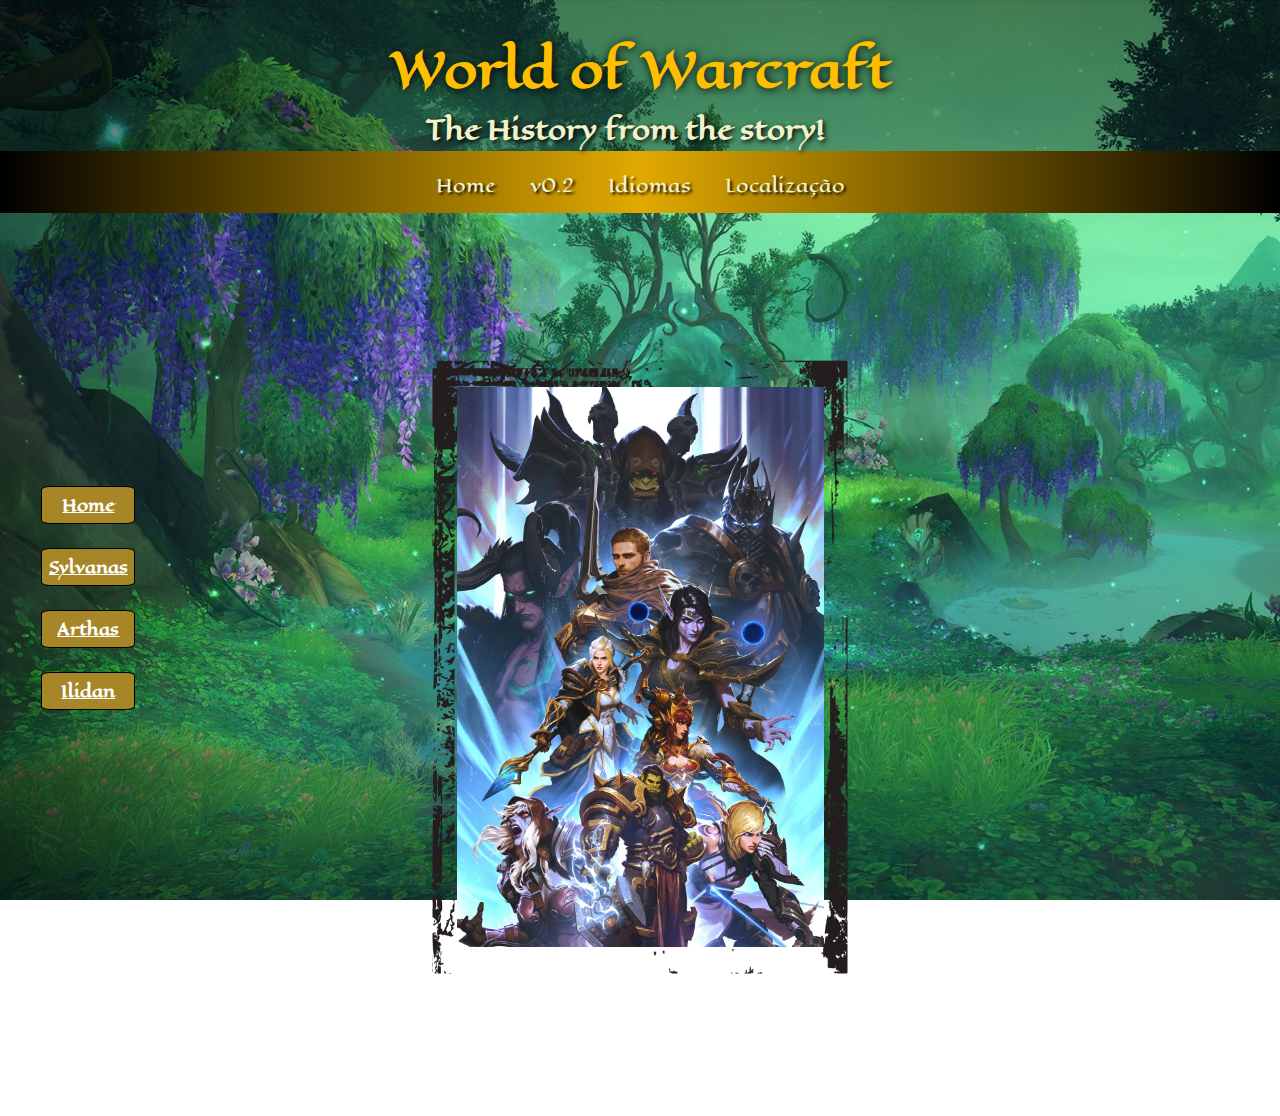
<file: nav/Personagens.html>
<!DOCTYPE html>
<html lang="en">
<head>
    <meta charset="UTF-8">
    <meta name="viewport" content="width=device-width, initial-scale=1.0">
    <title>Document</title>
    <link rel="stylesheet" href="../style/style-personagens.css">
</head>
<body>
    <header>
        <h1>World of Warcraft</h1>
    
            <p>The History from the story!</p>
        
    </header>
    <nav>
        <a href="../index.html">Home</a>
        <a href="../nav/pag02.html">v0.2</a>
        <a href="#">Idiomas</a>
        <a href="#">Localização</a>

    </nav>

    <main>
                <section id="quadro">
                    <iframe name="quadro" src="../nav/nav-perso/personagens-home.html" frameborder="0"></iframe>
                
                </section>

                <section id="personagens">

                    <a target="quadro" href="../nav/nav-perso/personagens-home.html">Home</a> <br>
                    <a target="quadro" href="../nav/nav-perso/sylvanas.html"> Sylvanas</a> <br>
                    <a target="quadro" href="../nav/nav-perso/arthas.html"> Arthas</a> <br>
                    <a target="quadro" href="../nav/nav-perso/ilidan.html">Ilidan</a> <br>
                </section>

    </main>                












    
</body>
</html>
</file>
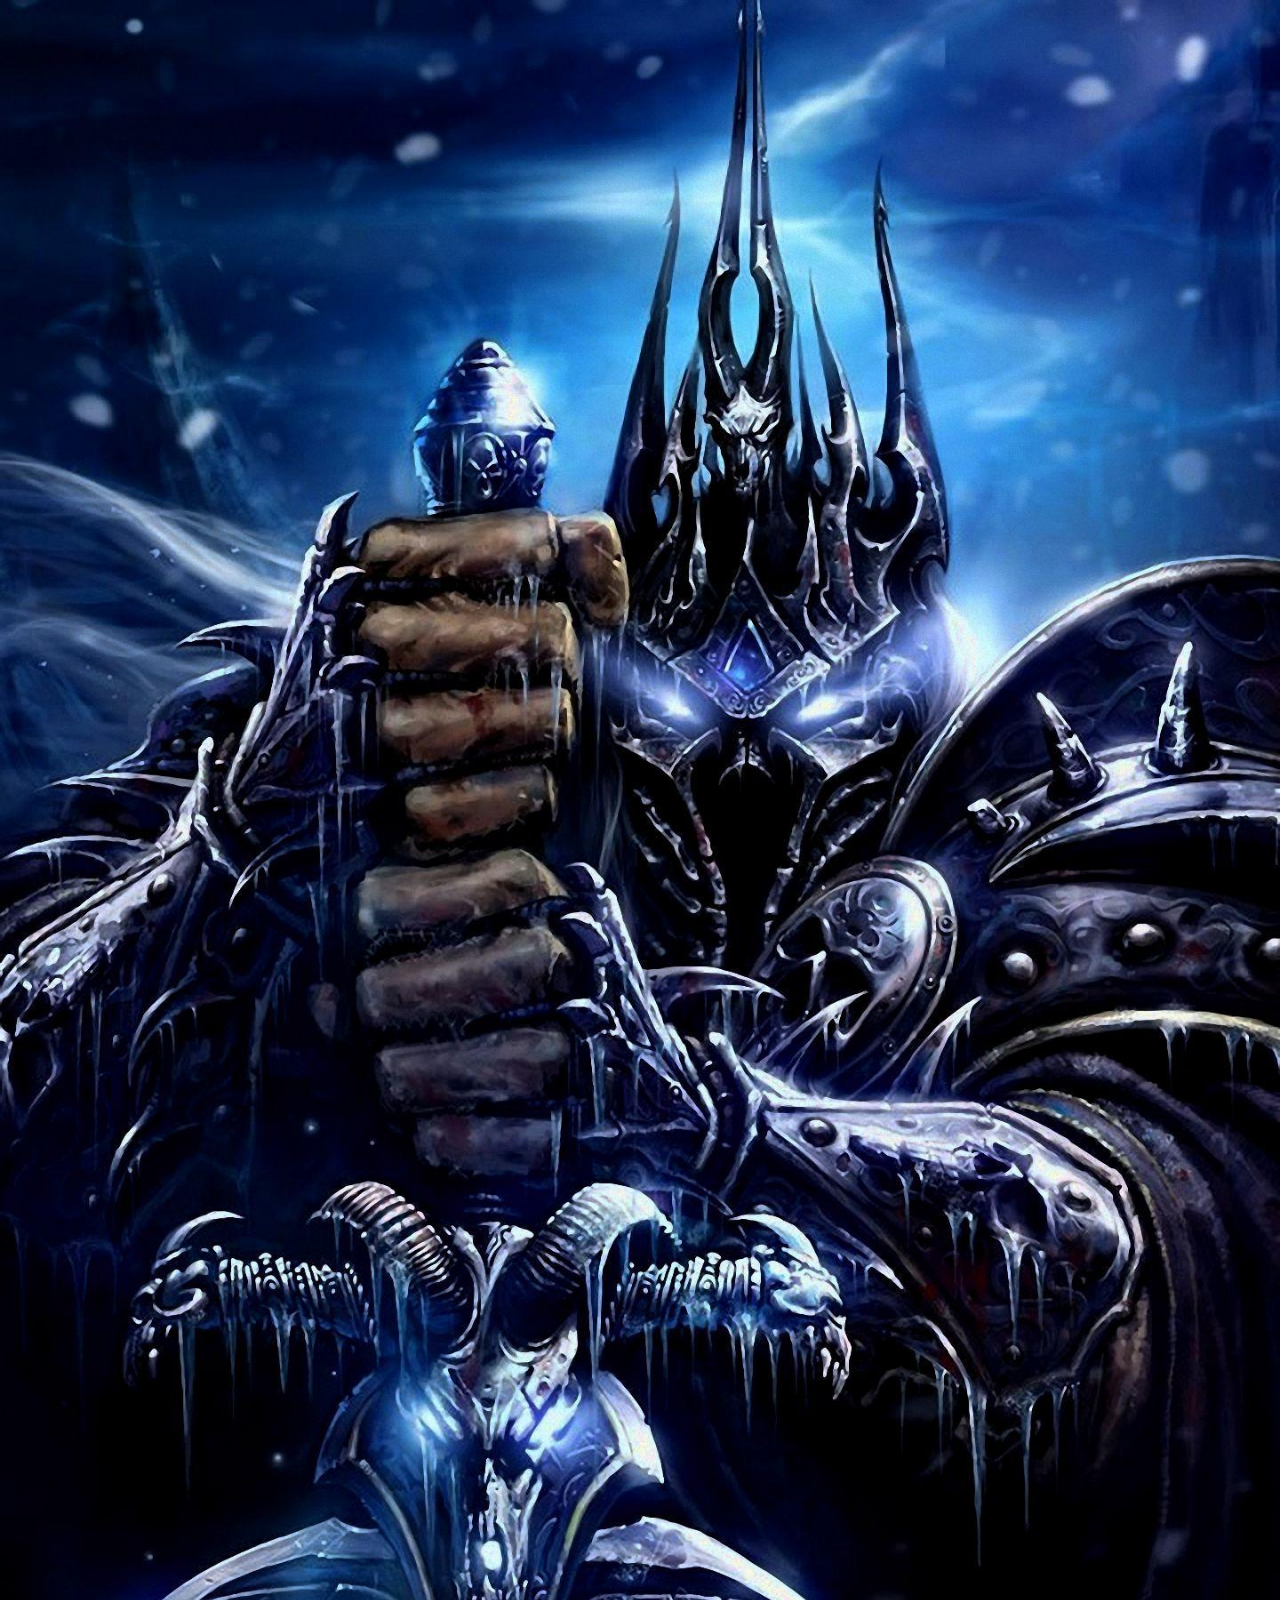
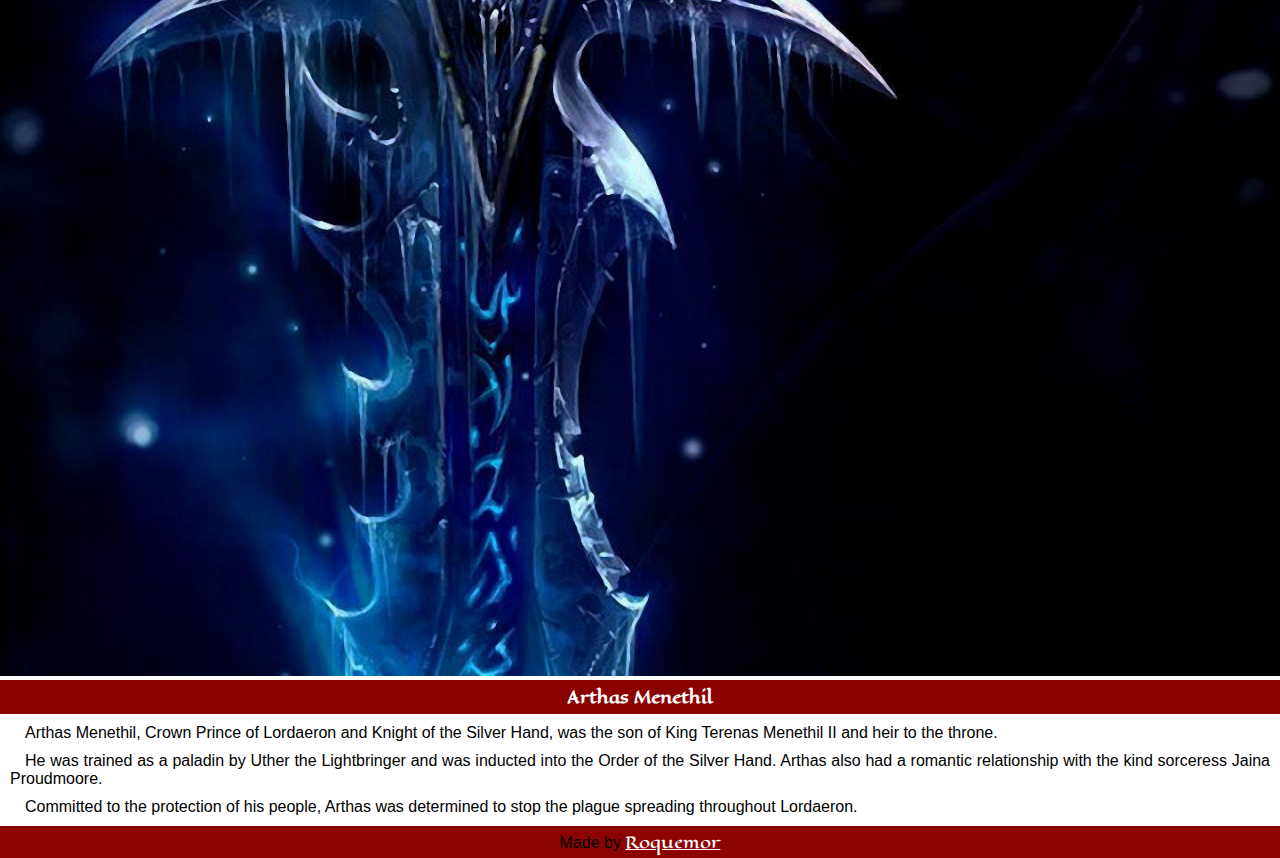
<file: nav/nav-perso/arthas.html>
<!DOCTYPE html>
<html lang="en">
<head>
    <meta charset="UTF-8">
    <meta name="viewport" content="width=device-width, initial-scale=1.0">
    <title>Arthas</title>
    <link rel="stylesheet" href="style/toons.css">
</head>
<body>
        <img src="../nav-perso/img/arthas.jpg" alt="arthas">
        <div><a target="_blank" href="https://wowwiki.fandom.com/fr/wiki/Arthas_Menethil">Arthas Menethil</a></div>

        <p>Arthas Menethil, Crown Prince of Lordaeron and Knight of the Silver Hand, was the son of King Terenas Menethil II and heir to the throne.</p>
         <p>He was trained as a paladin by Uther the Lightbringer and was inducted into the Order of the Silver Hand. Arthas also had a romantic relationship with the kind sorceress Jaina Proudmoore.</p> <p>Committed to the protection of his people, Arthas was determined to stop the plague spreading throughout Lordaeron.</p>

         <footer> Made by <a target="_blank" rev=external href="https://github.com/roquemorgado">Roquemor</a></footer>
</body>
</html>
</file>
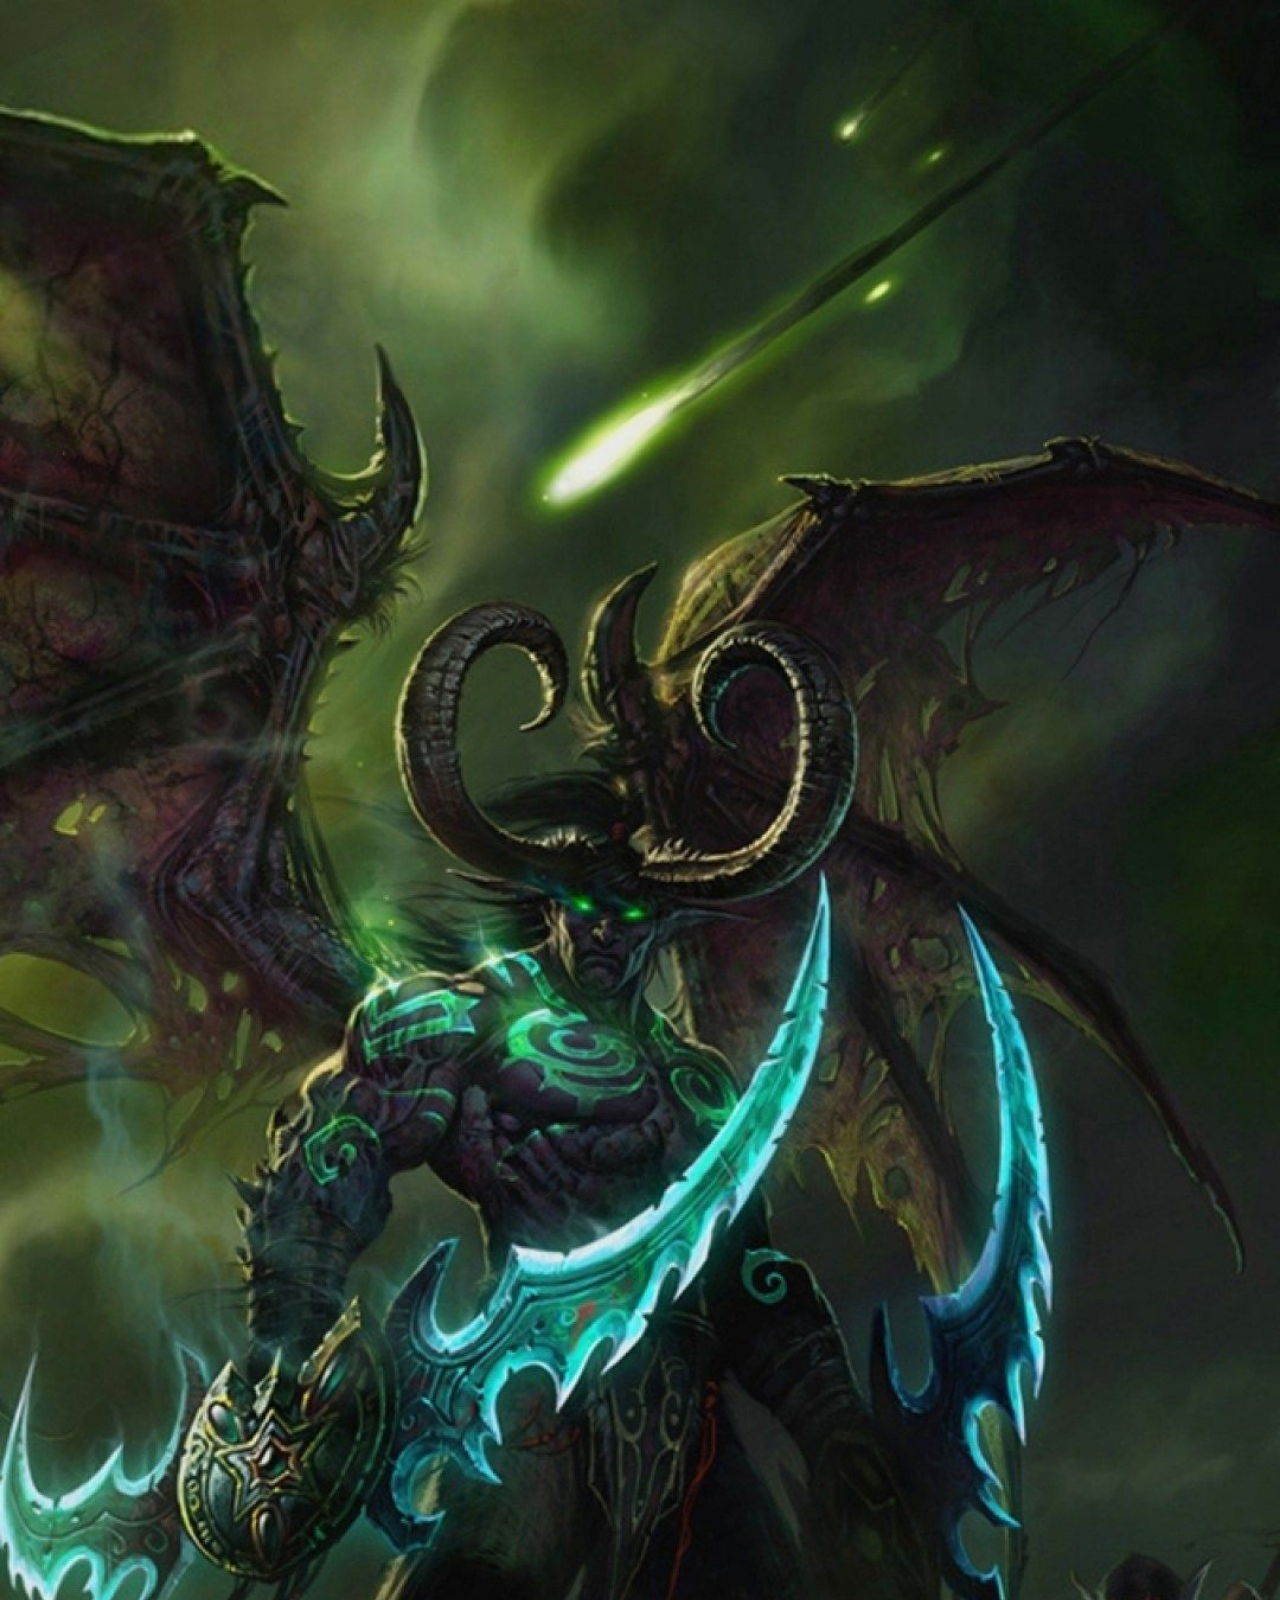
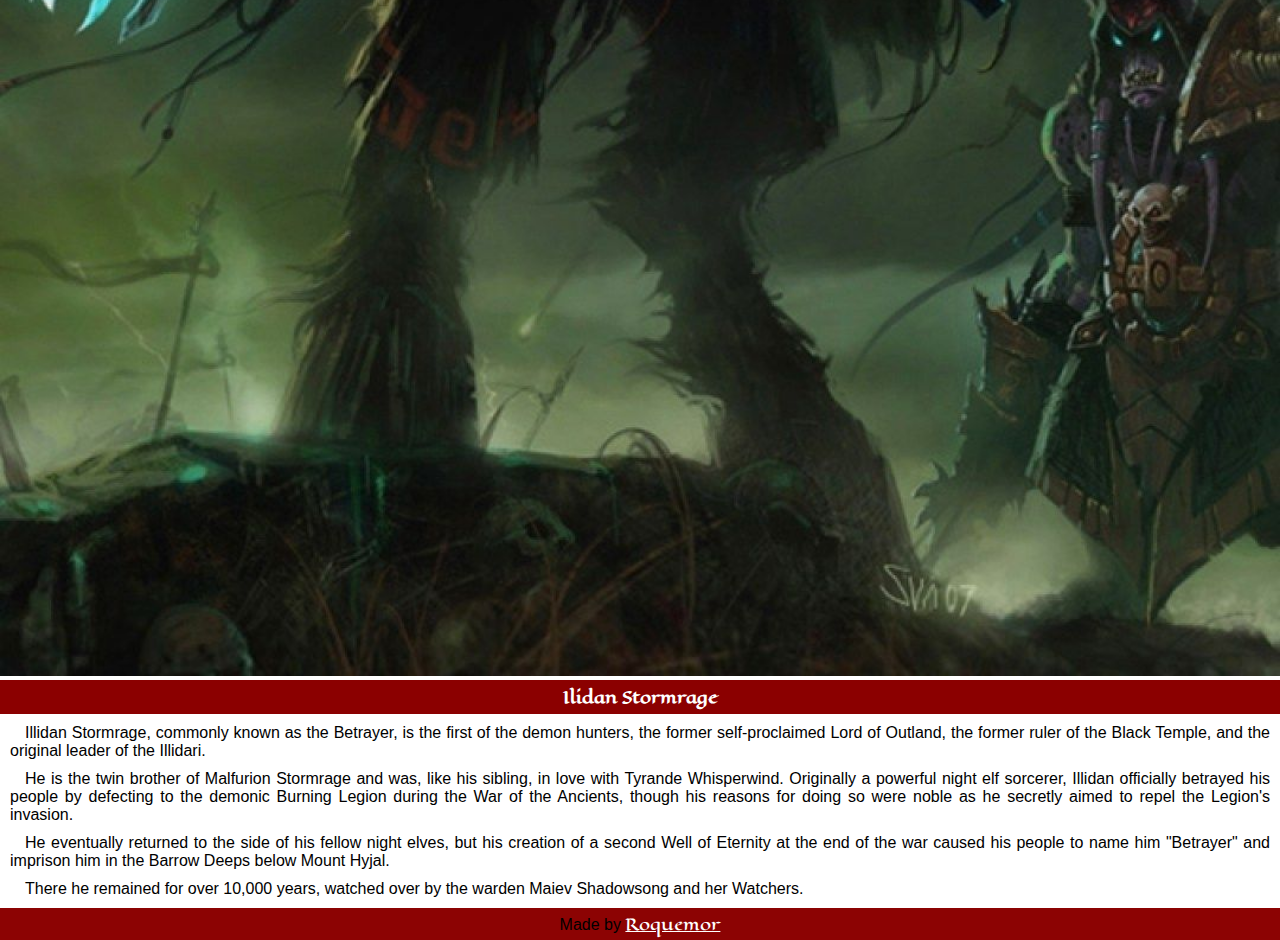
<file: nav/nav-perso/ilidan.html>
<!DOCTYPE html>
<html lang="en">
<head>
    <meta charset="UTF-8">
    <meta name="viewport" content="width=device-width, initial-scale=1.0">
    <title>Ilidan</title>
    <link rel="stylesheet" href="style/toons.css">
</head>
<body>
        <img src="../nav-perso/img/demon.jpg" alt="Ilidan">
        <div><a target="_blank" href="https://wowwiki.fandom.com/fr/wiki/Illidan_Hurlorage">Ilidan Stormrage</a></div>

        <p>Illidan Stormrage, commonly known as the Betrayer, is the first of the demon hunters, the former self-proclaimed Lord of Outland, the former ruler of the Black Temple, and the original leader of the Illidari.</p>
         <p>He is the twin brother of Malfurion Stormrage and was, like his sibling, in love with Tyrande Whisperwind. Originally a powerful night elf sorcerer, Illidan officially betrayed his people by defecting to the demonic Burning Legion during the War of the Ancients, though his reasons for doing so were noble as he secretly aimed to repel the Legion's invasion.</p> 
         <p>He eventually returned to the side of his fellow night elves, but his creation of a second Well of Eternity at the end of the war caused his people to name him "Betrayer" and imprison him in the Barrow Deeps below Mount Hyjal.</p> 
         <p>There he remained for over 10,000 years, watched over by the warden Maiev Shadowsong and her Watchers.</p>

         <footer> Made by <a target="_blank" rev=external href="https://github.com/roquemorgado">Roquemor</a></footer>

</body>
</html>
</file>
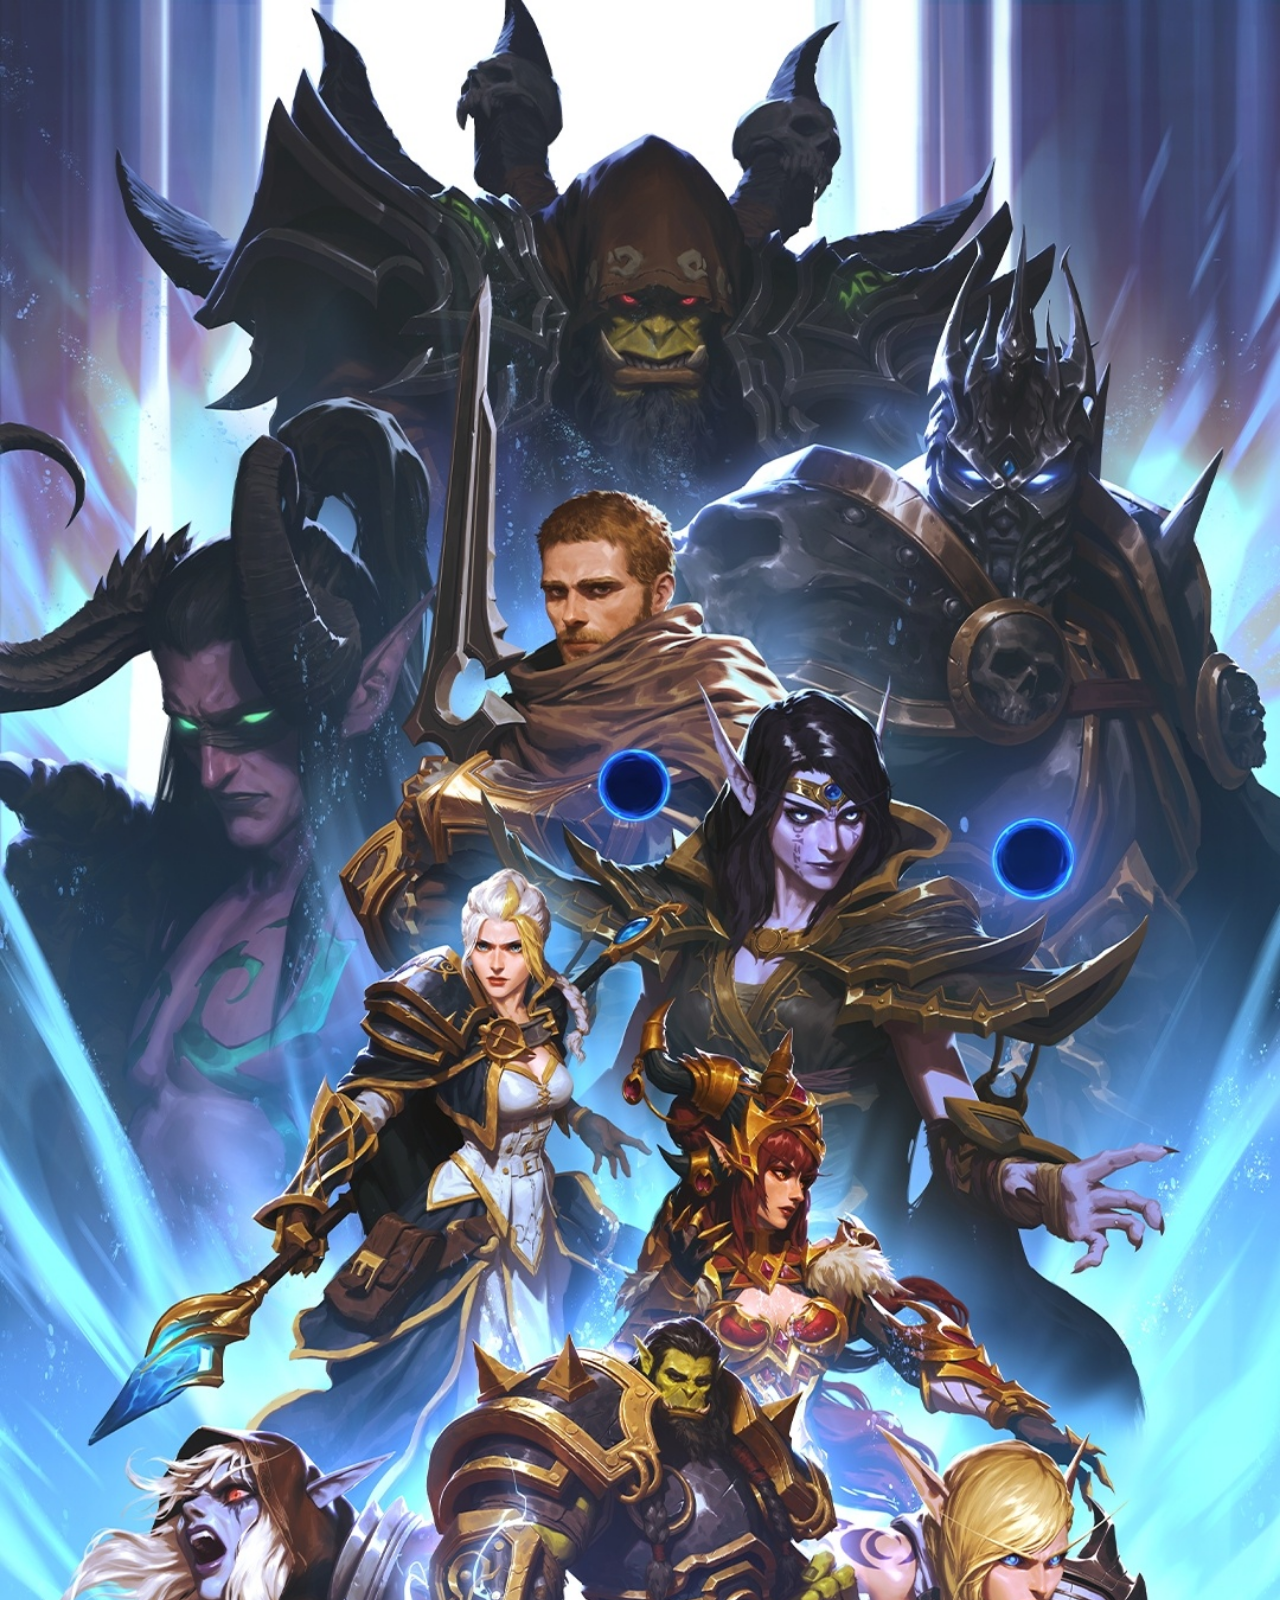
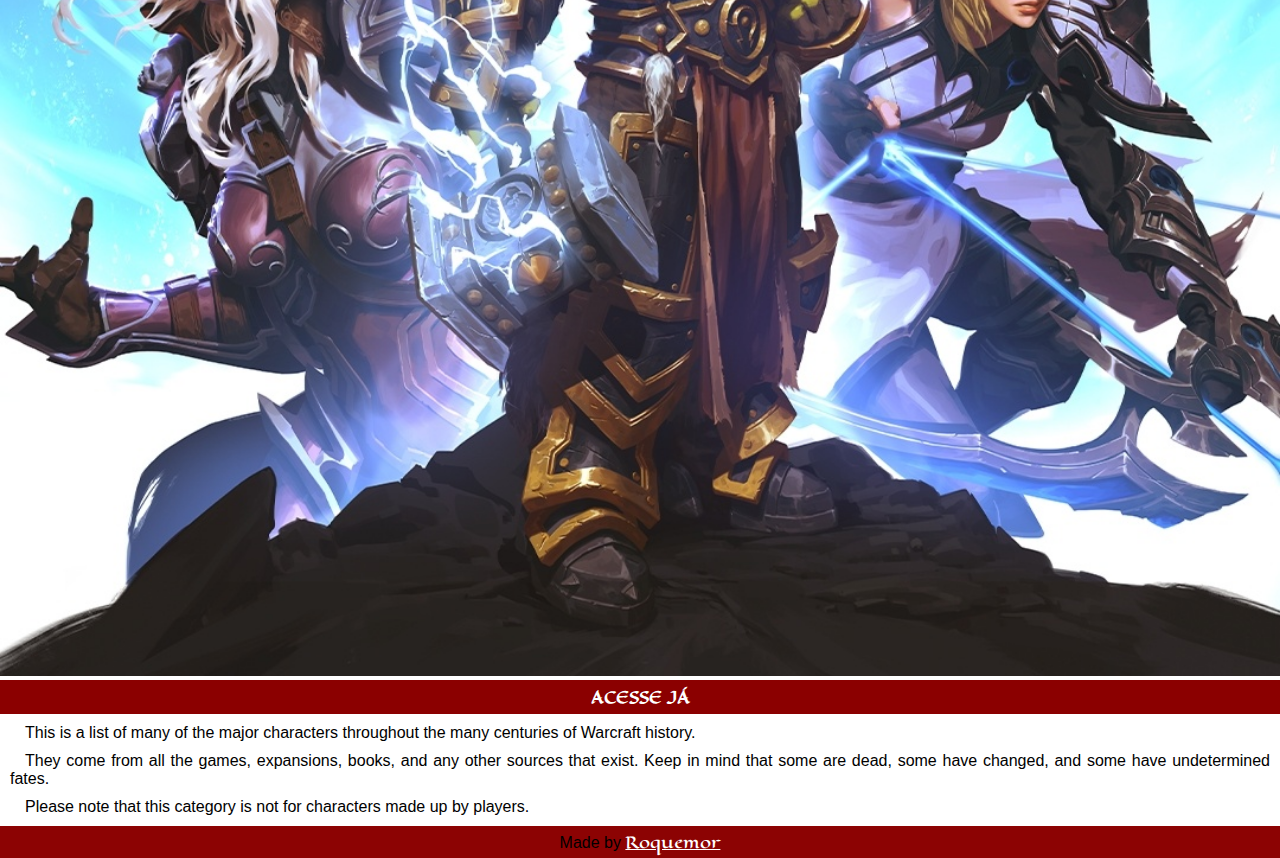
<file: nav/nav-perso/personagens-home.html>
<!DOCTYPE html>
<html lang="en">
<head>
    <meta charset="UTF-8">
    <meta name="viewport" content="width=device-width, initial-scale=1.0">
    <title>Home</title>
    <link rel="stylesheet" href="../nav-perso/style/toons.css">
</head>
<body>
        <img src="../nav-perso/img/home.jpg" alt="home">
        <div><a href="https://worldofwarcraft.blizzard.com/fr-fr/">ACESSE JÁ</a></div>

        <p>This is a list of many of the major characters throughout the many centuries of Warcraft history.</p>
        <p>They come from all the games, expansions, books, and any other sources that exist. Keep in mind that some are dead, some have changed, and some have undetermined fates.</p>
        <p>Please note that this category is not for characters made up by players.</p>

        <footer> Made by <a target="_blank" rev=external href="https://github.com/roquemorgado">Roquemor</a></footer>

</body>
</html>
</file>
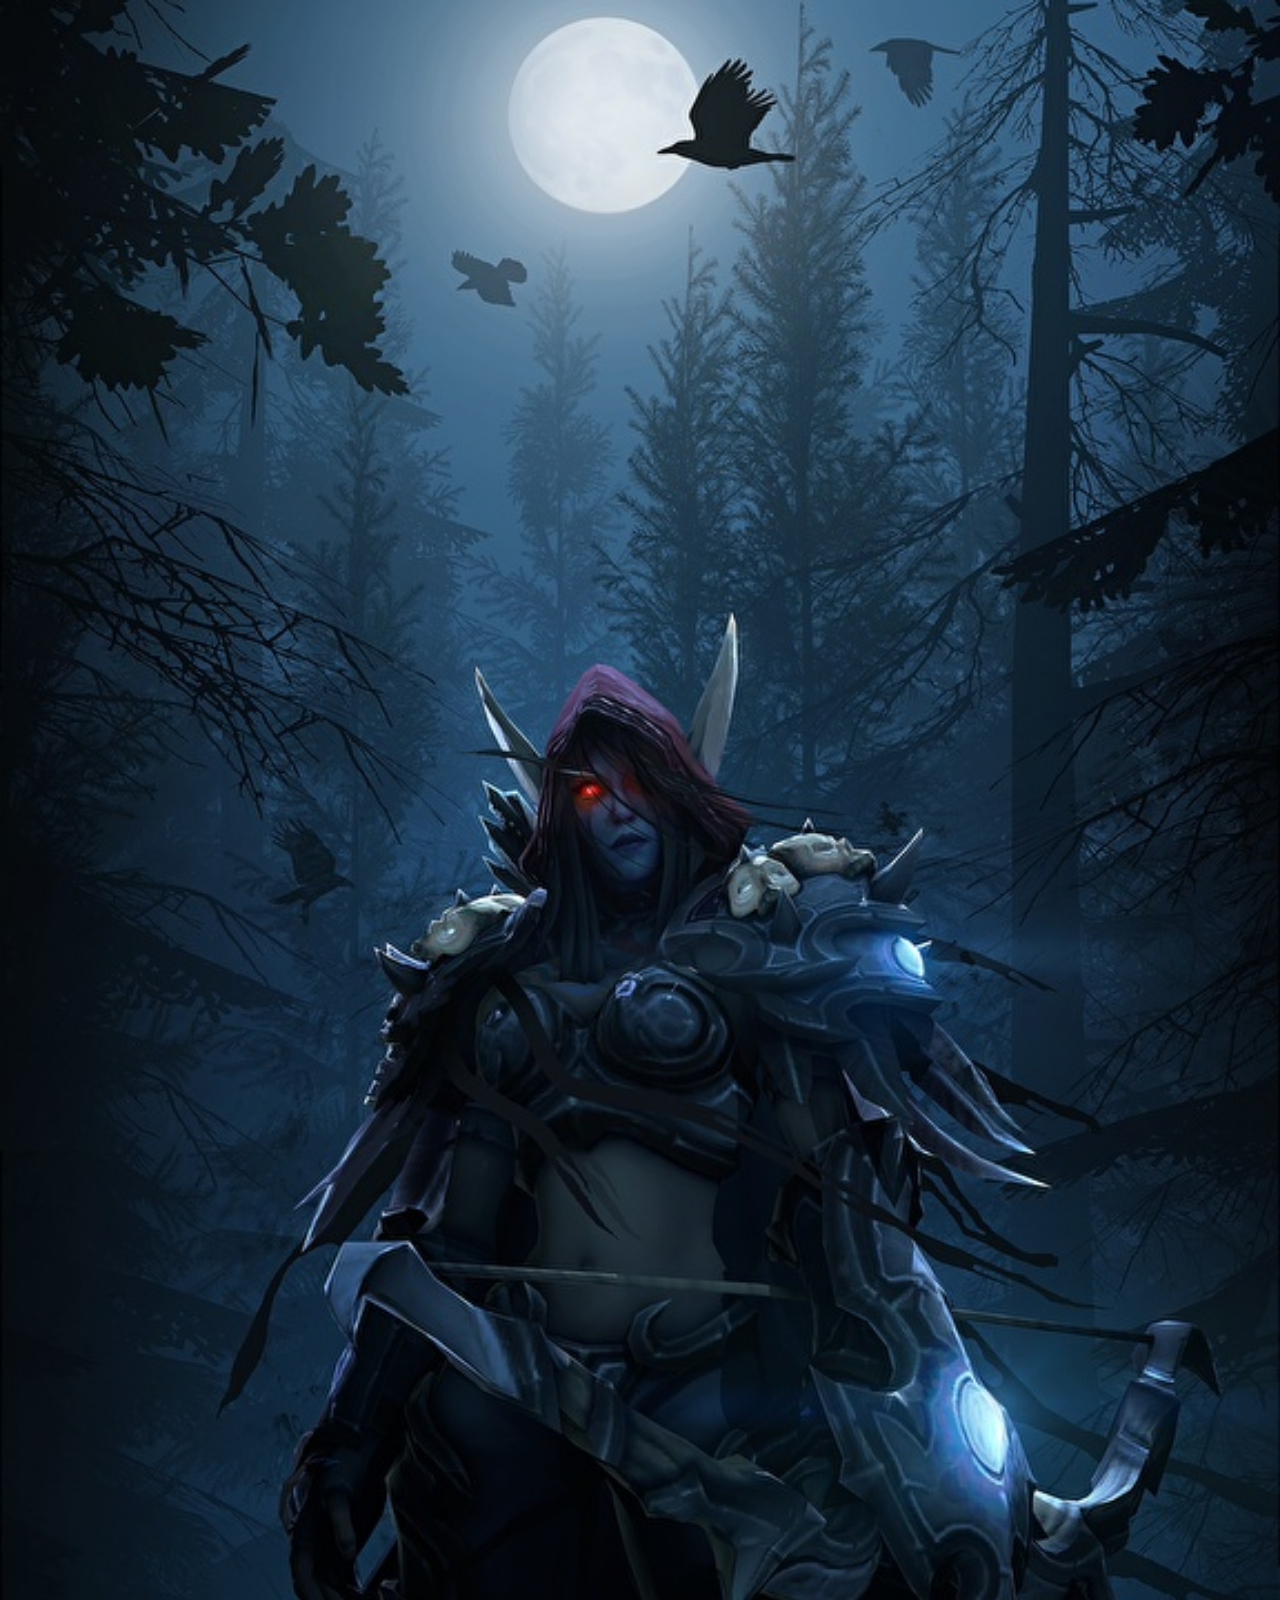
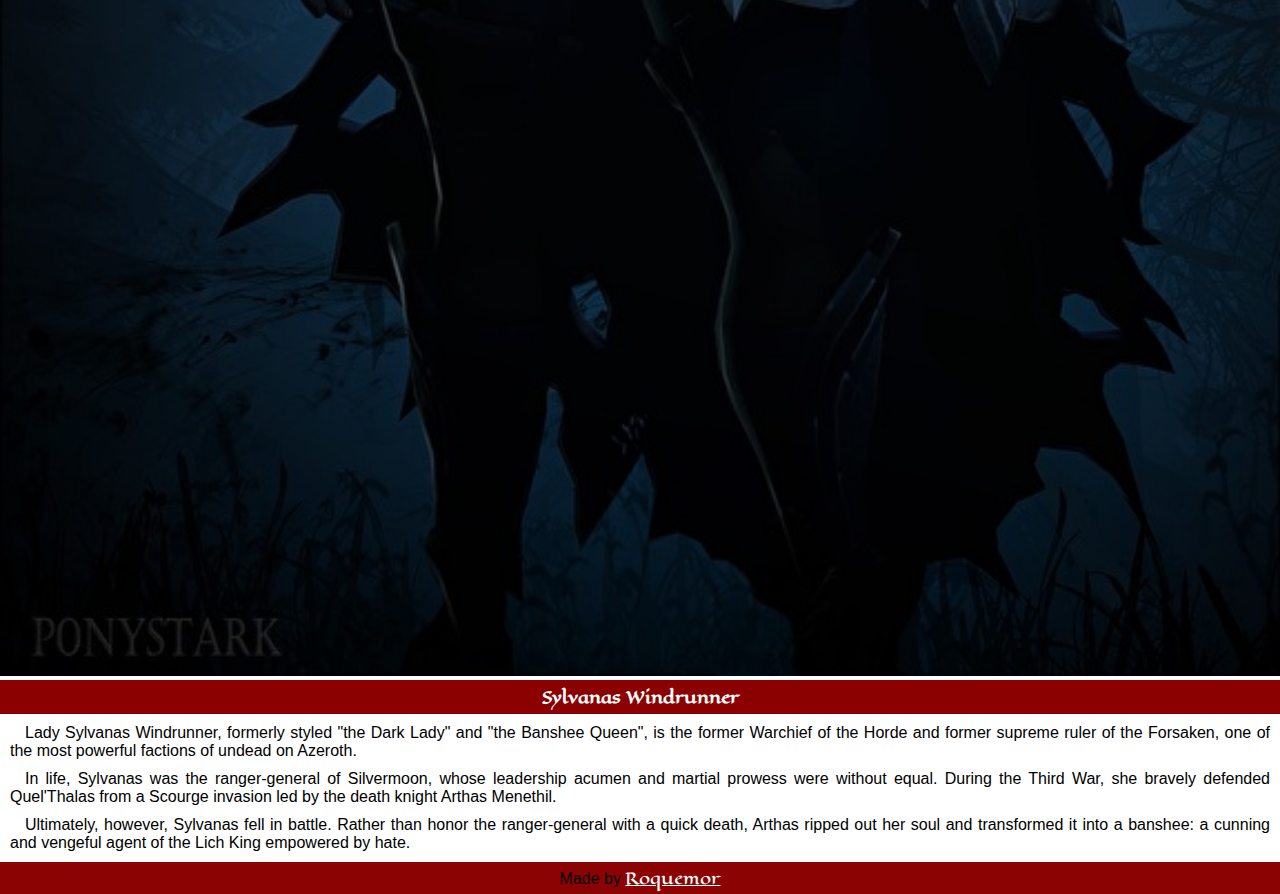
<file: nav/nav-perso/sylvanas.html>
<!DOCTYPE html>
<html lang="en">
<head>
    <meta charset="UTF-8">
    <meta name="viewport" content="width=device-width, initial-scale=1.0">
    <title>Sylvanas</title>
    <link rel="stylesheet" href="style/toons.css">
</head>
<body>
        <img src="img/sylvanas-windrunner.jpg" alt="sylvanas">
        <div><a target="_blank" rev="external" href="https://wowwiki.fandom.com/fr/wiki/Sylvanas_Coursevent">Sylvanas Windrunner</a></div>


            <p>Lady Sylvanas Windrunner, formerly styled "the Dark Lady" and "the Banshee Queen", is the former Warchief of the Horde and former supreme ruler of the Forsaken, one of the most powerful factions of undead on Azeroth.</p>
            <p>In life, Sylvanas was the ranger-general of Silvermoon, whose leadership acumen and martial prowess were without equal. During the Third War, she bravely defended Quel'Thalas from a Scourge invasion led by the death knight Arthas Menethil.</p>
            <p>Ultimately, however, Sylvanas fell in battle. Rather than honor the ranger-general with a quick death, Arthas ripped out her soul and transformed it into a banshee: a cunning and vengeful agent of the Lich King empowered by hate.</p>
            <footer> Made by <a target="_blank" rev=external href="https://github.com/roquemorgado">Roquemor</a></footer>

</body>
</html>
</file>
<file: style/style-personagens.css>
@charset "UTF-8";
@import url('https://fonts.googleapis.com/css2?family=Eagle+Lake&display=swap');
@import url('https://fonts.googleapis.com/css2?family=Cinzel+Decorative:wght@400;700;900&display=swap');


*{padding: 0px;
    margin: 0px;}

:root {
    --decofont: "Eagle Lake", serif;
    --fanfont: "Cinzel Decorative", serif;
    --color1:#F1F2C9;
    --color2:#F2CA52;
    --color3:#A68626;
    --color4:#8C0303;
}

p.meio{text-align: center;}

html, body { height: 100vh;
            width: 100vw;}
body {  background-image:url(../img/background1.jfif);
        background-size: cover;
        background-attachment: fixed;}


        /*background-color: #f2ca5290;
        font-size: vh 100%;
}

/*--------------HEADER SECTION --------------*/

header{ background-color: #00000058;
        padding: 0px;
        min-height: 150px;
        max-width: 100%;
        border: 10px;
        text-align: center;
        margin: auto;
}
header h1{  font-weight: bolder;
            font-size: 3em;
            text-shadow: 1px 1px 10px rgb(0, 0, 0);
            padding-top: 30px;
            font-family: var(--decofont);
            color:#ffbf00;
              }

header p {   
        font-weight: bold;
        font-family: var(--decofont);    
    text-shadow: 2px 2px 5px #000000;
    font-size: 1.6em;
    color:#F1F2C9;
    text-align: center;
    padding-right: 30px;
 }
/* -------------------------------NAV SECTION --------------------*/

nav {   text-align: center;
        padding: 20px;
        padding-bottom: 13px;
        background-image:linear-gradient( to right, black, #e1a900,black) ;
}

nav > a {       text-shadow: 2px 2px 3px black;
                text-decoration: none;
                color: var(--color1);
                padding: 15px;
                font-family:  var(--decofont);
                font-size: 1.1em;
                text-align: center;
}

nav a:hover {   
                text-decoration: underline;
                background-color: #f1f2c95c;
                transition-duration: 0.5s;
                border: 1px;
                border-radius: 2px;
                border-color: #A68626;
}

main {
    position: relative;
    height: 100vh;
}
/*623w 976h*/
section#quadro {
    position:absolute;
    top: 50%;
    left: 50%;
    transform: translate(-50%, -50%);
    height: 615px;
    width: 415px;
    background-image:url(../img/quadro.png);
    background-size: cover;

}

section#quadro iframe{
                    position: absolute;
                    top: 50%;
                    left: 50%;
                    width: 367px;
                    height: 560px;
                    transform: translate(-50%, -50%);}

#personagens a {    display: block;
                    font-weight: bolder;
                    font-family: var(--decofont);
                    color: white;
                    font-size: 1em;
                    border:1px solid black;
                    background-color: #A68626;
                    text-align: center;
                    margin: 3px;
                    padding: 5px;
                    border-radius: 10%;
                    box-sizing: border-box;
}


section#personagens {   left: 3%;
                        top: 30% ;
                        }

#personagens a:hover {
                        transition: 0.5s;
                        zoom: 110%;
                        border-color: rgb(0, 0, 0);
                        background-color: #e7c45b;
                        box-shadow: 2px 2px 5px black;
                        text-shadow: 2px 2px 5px black;
                        }

section#personagens { max-width: 100px;
                        max-height: 500px;
                    position: relative;}
</file>
<file: nav/nav-perso/style/toons.css>
@charset "UTF-8";
@import url('https://fonts.googleapis.com/css2?family=Eagle+Lake&display=swap');
@import url('https://fonts.googleapis.com/css2?family=Cinzel+Decorative:wght@400;700;900&display=swap');


*{padding: 0px;
    margin: 0px;}

:root {
    --decofont: "Eagle Lake", serif;
    --fanfont: "Cinzel Decorative", serif;}
   
   ::-webkit-scrollbar{height: 0px;
        width: 0px;}

        img {width: 100vw;
            }

            body { text-align: center;
                background-color:rgb(255, 255, 255);}

               div a{  color: white;
                    font-weight: bolder;
                    background-color: darkred;
                    text-decoration: none;
                    }

                    div {background-color: darkred;
                            padding: 4px;
                            font-family: var(--decofont);
                            text-decoration: none;}

                    div a:hover {   
                                    text-decoration: underline;
                    }
                        
                        p { font-family: Arial, Helvetica, sans-serif;
                            margin: 10px;
                            text-align: justify;
                            text-indent: 15px;}

                            footer {        font-size: 1.em;
                                font-family:Arial, Helvetica, sans-serif;
                                padding-top: 3px;
                                text-align: center;
                                background-color: #8C0303;
                                padding: 3px;
                                }

                                footer a{ font-family:var(--decofont);
                                color: white;}

                                footer a:hover {text-decoration: underline;}
</file>
